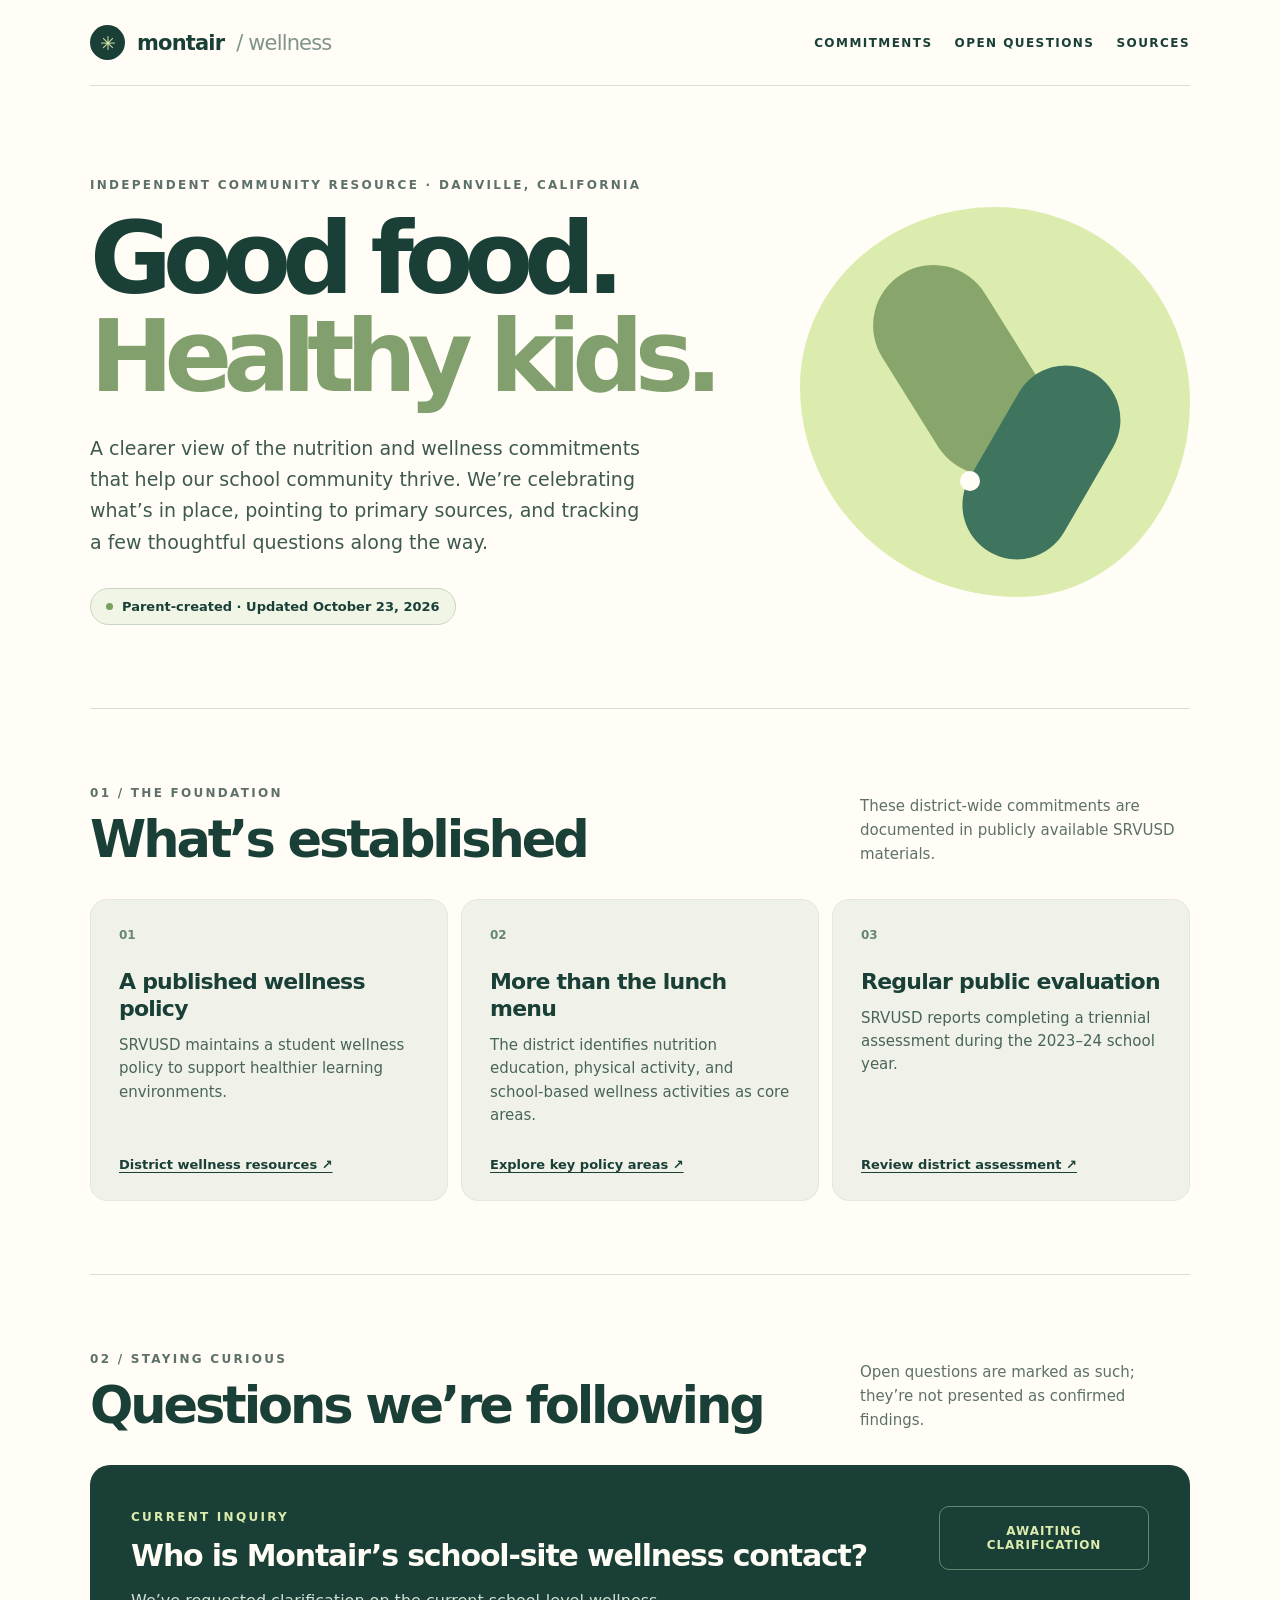
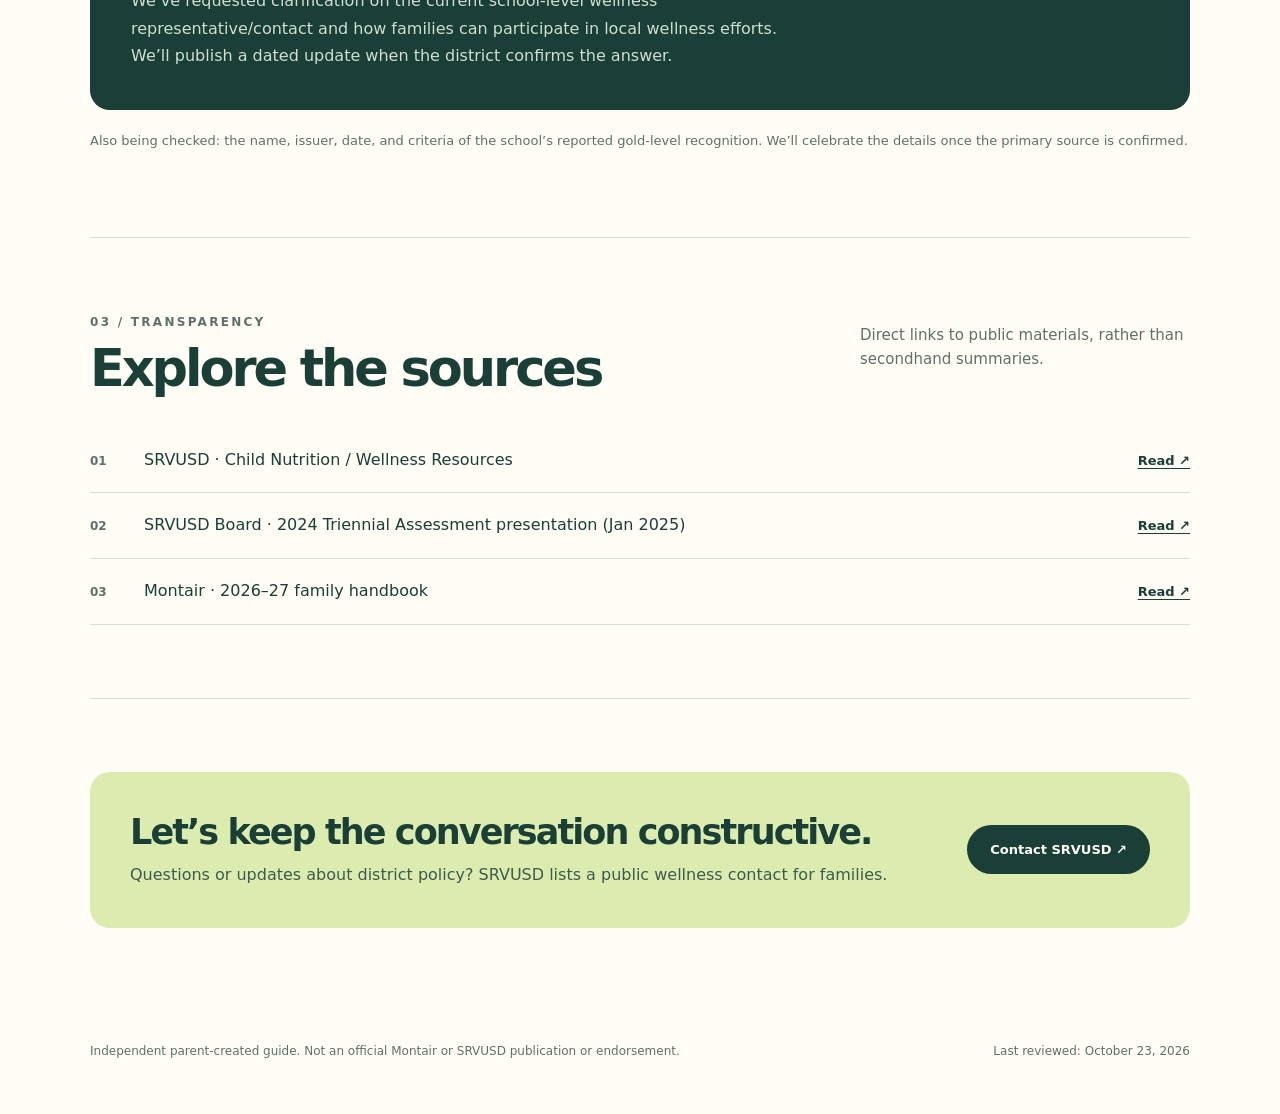
<file: montair/index.html>
<!doctype html>
<html lang="en"><head><meta charset="utf-8"><meta name="viewport" content="width=device-width,initial-scale=1">
<meta name="robots" content="noindex,nofollow"><meta name="theme-color" content="#193f36">
<meta name="description" content="Independent parent-created resource about school nutrition and wellness at Montair.">
<title>Montair Wellness · Good food. Healthy kids.</title>
<style>
:root{--ink:#193f36;--cream:#fffdf6;--light:#f0f2e9;--lime:#dcecaf;--muted:#5d716a;--line:#d8ded3}
*{box-sizing:border-box}html{scroll-behavior:smooth}body{margin:0;background:var(--cream);color:var(--ink);font-family:ui-sans-serif,system-ui,-apple-system,BlinkMacSystemFont,"Segoe UI",sans-serif;-webkit-font-smoothing:antialiased}a{color:inherit;text-underline-offset:3px}a:hover{text-decoration-thickness:2px}
.shell{width:min(1100px,calc(100% - 46px));margin:auto}header{padding:25px 0;display:flex;justify-content:space-between;align-items:center;border-bottom:1px solid var(--line)}.identity{display:flex;gap:12px;align-items:center;text-decoration:none;font-weight:750;letter-spacing:-.04em;font-size:21px}.emblem{width:35px;height:35px;background:var(--ink);color:var(--lime);border-radius:50%;display:grid;place-items:center;font-size:19px}.nav{font-size:12px;letter-spacing:.12em;text-transform:uppercase;font-weight:700;white-space:nowrap}.nav a{text-decoration:none;margin-left:22px}
.hero{padding:92px 0 83px;display:grid;grid-template-columns:1.25fr .75fr;gap:60px;align-items:center}.eyebrow{text-transform:uppercase;font-size:12px;font-weight:800;letter-spacing:.19em;color:var(--muted)}h1{font-size:clamp(58px,7.8vw,109px);font-weight:760;letter-spacing:-.09em;line-height:.98;margin:18px 0 27px}h1 em{font-style:normal;color:#81a06d}.hero p{font-size:19px;line-height:1.65;max-width:565px;color:#3e5a50;margin:0}.pill{margin-top:30px;display:inline-flex;align-items:center;gap:9px;border:1px solid #c9d5c7;background:#f0f5e6;border-radius:40px;padding:10px 15px;font-size:13px;font-weight:650}.pill i{width:7px;height:7px;background:#77a05b;border-radius:50%}.art{aspect-ratio:1;border-radius:50% 50% 44% 56% / 46% 50% 50% 54%;background:var(--lime);position:relative;display:flex;align-items:center;justify-content:center;overflow:hidden}.art:before,.art:after{content:"";position:absolute;background:#88a66c;border-radius:999px;transform:rotate(-32deg)}.art:before{width:31%;height:58%;top:13%;left:26%}.art:after{width:28%;height:53%;top:39%;left:48%;background:#3f745f;transform:rotate(30deg)}.art .seed{position:absolute;width:20px;height:20px;background:var(--cream);border-radius:50%;z-index:2;bottom:27%;left:41%}
.section{padding:73px 0;border-top:1px solid var(--line)}.sectionhead{display:flex;align-items:start;justify-content:space-between;gap:40px;margin-bottom:30px}.sectionhead h2{margin:10px 0 0;font-size:clamp(31px,4vw,51px);font-weight:740;line-height:1.13;letter-spacing:-.06em}.sectionhead p{font-size:15px;line-height:1.6;max-width:330px;color:var(--muted);margin:12px 0 0}.cards{display:grid;grid-template-columns:repeat(3,1fr);gap:13px}.card{padding:28px;background:var(--light);border:1px solid #e3e8dc;border-radius:17px;display:flex;flex-direction:column;min-height:275px}.num{font-weight:730;font-size:12px;color:#668771}.card h3{font-size:22px;line-height:1.24;letter-spacing:-.035em;margin:26px 0 12px}.card p{font-size:15px;color:#49645a;line-height:1.55;margin:0 0 30px}.card a,.source a{font-weight:700;font-size:13px}.card a{margin-top:auto}.panel{background:var(--ink);color:var(--cream);padding:41px;border-radius:20px;display:grid;grid-template-columns:1fr 210px;gap:30px}.panel h3{font-weight:730;font-size:30px;letter-spacing:-.04em;line-height:1.15;margin:14px 0}.panel p{max-width:660px;font-size:16px;line-height:1.7;color:#d0ddd2;margin:0}.status{border:1px solid #668673;color:var(--lime);border-radius:10px;padding:17px;align-self:start;text-align:center;font-size:12px;letter-spacing:.08em;text-transform:uppercase;font-weight:800}.notes{margin-top:21px;color:var(--muted);font-size:13px;line-height:1.55}.source{display:flex;gap:16px;padding:20px 0;border-bottom:1px solid var(--line);align-items:baseline}.source b{width:38px;font-size:12px;color:var(--muted)}.source div{flex:1;font-size:16px;line-height:1.55}.source a{white-space:nowrap}.closing{border-radius:20px;background:var(--lime);padding:40px;display:flex;justify-content:space-between;align-items:center;gap:45px}.closing h2{font-size:35px;letter-spacing:-.055em;margin:0 0 11px}.closing p{margin:0;color:#3e5a50;line-height:1.55}.contact{white-space:nowrap;border-radius:50px;padding:17px 23px;background:var(--ink);color:var(--cream);text-decoration:none;font-size:13px;font-weight:750}footer{padding:40px 0 53px;font-size:12px;color:var(--muted);line-height:1.7;display:flex;justify-content:space-between;gap:25px}
@media(max-width:800px){header{padding:17px 0}.nav a:first-child{display:none}.hero{padding:60px 0 55px;grid-template-columns:1fr}.hero p{font-size:17px}.art{display:none}.section{padding:55px 0}.sectionhead{display:block}.cards{grid-template-columns:1fr}.card{min-height:0}.card h3{margin:17px 0 10px}.card p{margin-bottom:20px}.panel{grid-template-columns:1fr;padding:29px}.status{text-align:left}.closing{display:block;padding:29px}.contact{display:inline-block;margin-top:25px}.source{flex-wrap:wrap}.source a{margin-left:54px}footer{display:block}}
</style></head><body><div class="shell">
<header><a href="#top" class="identity"><span class="emblem">✳</span> montair <span style="font-weight:400;opacity:.55">/ wellness</span></a><nav class="nav"><a href="#commitments">Commitments</a><a href="#questions">Open questions</a><a href="#sources">Sources</a></nav></header>
<main id="top"><section class="hero"><div><div class="eyebrow">Independent community resource · Danville, California</div><h1>Good food.<br><em>Healthy kids.</em></h1><p>A clearer view of the nutrition and wellness commitments that help our school community thrive. We’re celebrating what’s in place, pointing to primary sources, and tracking a few thoughtful questions along the way.</p><span class="pill"><i></i>Parent-created · Updated October 23, 2026</span></div><div class="art" aria-hidden="true"><span class="seed"></span></div></section>
<section class="section" id="commitments"><div class="sectionhead"><div><span class="eyebrow">01 / The foundation</span><h2>What’s established</h2></div><p>These district-wide commitments are documented in publicly available SRVUSD materials.</p></div><div class="cards">
<article class="card"><span class="num">01</span><h3>A published wellness policy</h3><p>SRVUSD maintains a student wellness policy to support healthier learning environments.</p><a href="https://www.srvusd.net/Departments/Business-Services/Child-Nutrition/Wellness-Resources/index.html" target="_blank" rel="noopener">District wellness resources ↗</a></article>
<article class="card"><span class="num">02</span><h3>More than the lunch menu</h3><p>The district identifies nutrition education, physical activity, and school-based wellness activities as core areas.</p><a href="https://www.srvusd.net/Departments/Business-Services/Child-Nutrition/Wellness-Resources/index.html" target="_blank" rel="noopener">Explore key policy areas ↗</a></article>
<article class="card"><span class="num">03</span><h3>Regular public evaluation</h3><p>SRVUSD reports completing a triennial assessment during the 2023–24 school year.</p><a href="https://www.srvusd.net/Departments/Business-Services/Child-Nutrition/Wellness-Resources/index.html" target="_blank" rel="noopener">Review district assessment ↗</a></article></div></section>
<section class="section" id="questions"><div class="sectionhead"><div><span class="eyebrow">02 / Staying curious</span><h2>Questions we’re following</h2></div><p>Open questions are marked as such; they’re not presented as confirmed findings.</p></div><div class="panel"><div><span class="eyebrow" style="color:var(--lime)">Current inquiry</span><h3>Who is Montair’s school-site wellness contact?</h3><p>We’ve requested clarification on the current school-level wellness representative/contact and how families can participate in local wellness efforts. We’ll publish a dated update when the district confirms the answer.</p></div><div class="status">Awaiting clarification</div></div><p class="notes">Also being checked: the name, issuer, date, and criteria of the school’s reported gold-level recognition. We’ll celebrate the details once the primary source is confirmed.</p></section>
<section class="section" id="sources"><div class="sectionhead"><div><span class="eyebrow">03 / Transparency</span><h2>Explore the sources</h2></div><p>Direct links to public materials, rather than secondhand summaries.</p></div>
<div class="source"><b>01</b><div>SRVUSD · Child Nutrition / Wellness Resources</div><a href="https://www.srvusd.net/Departments/Business-Services/Child-Nutrition/Wellness-Resources/index.html" target="_blank" rel="noopener">Read ↗</a></div>
<div class="source"><b>02</b><div>SRVUSD Board · 2024 Triennial Assessment presentation (Jan 2025)</div><a href="https://srvusd.community.diligentoneplatform.com/document/b06ac4bd-0374-4ac0-91d7-b69a347f6000/" target="_blank" rel="noopener">Read ↗</a></div>
<div class="source"><b>03</b><div>Montair · 2026–27 family handbook</div><a href="https://mtes.srvusd.net/School-Info/School-Resources/School-Policies-and-Procedures/Montair-Handbook-2026-27/" target="_blank" rel="noopener">Read ↗</a></div></section>
<section class="section"><div class="closing"><div><h2>Let’s keep the conversation constructive.</h2><p>Questions or updates about district policy? SRVUSD lists a public wellness contact for families.</p></div><a class="contact" href="mailto:SRVUSDEats@srvusd.net?subject=School%20wellness%20question">Contact SRVUSD ↗</a></div></section></main>
<footer><div>Independent parent-created guide. Not an official Montair or SRVUSD publication or endorsement.</div><div>Last reviewed: October 23, 2026</div></footer></div></body></html>
</file>
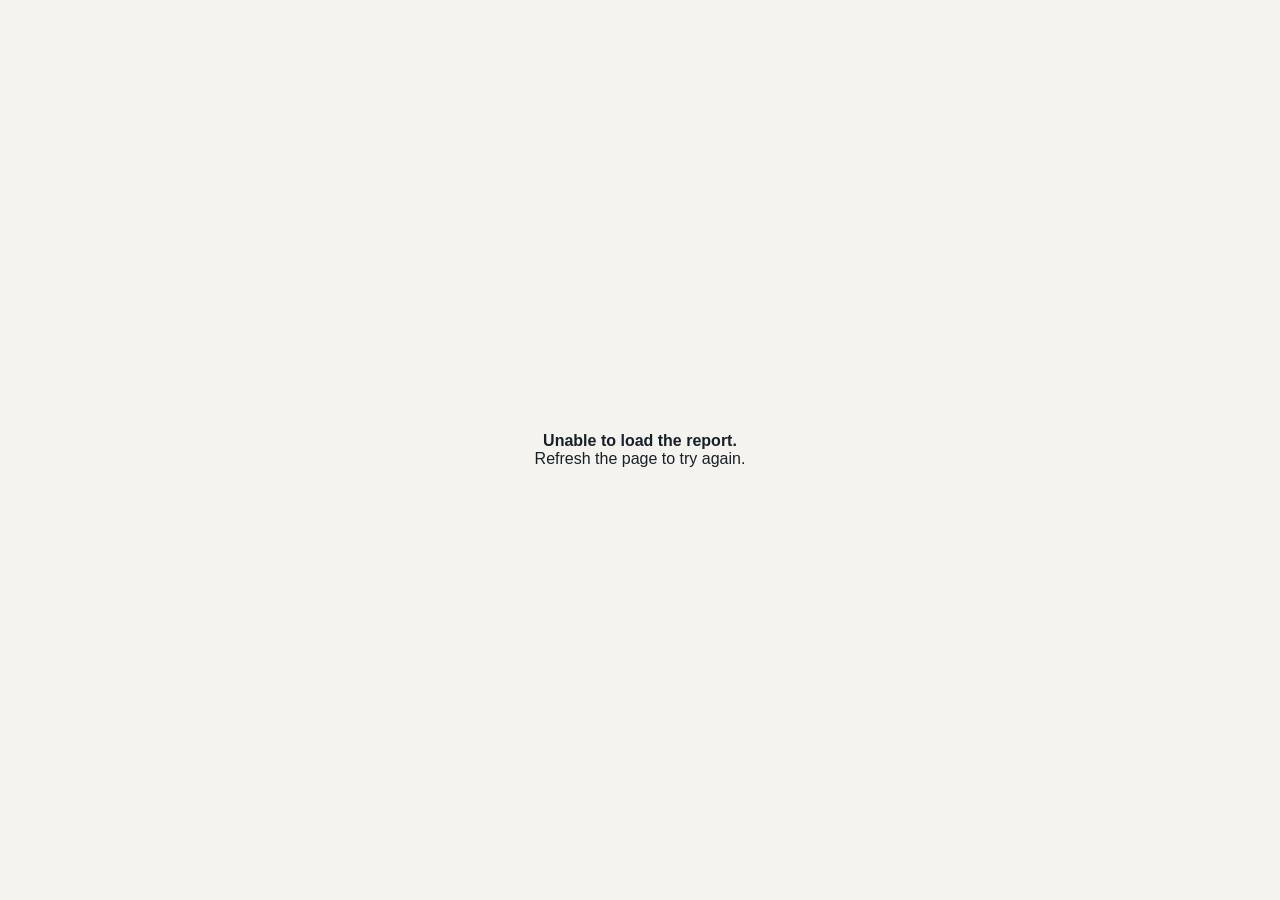
<file: cars/dad/index.html>
<!doctype html><html lang="en"><head><meta charset="utf-8"><meta name="viewport" content="width=device-width,initial-scale=1"><title>Small Crossover SUV Shortlist for Walla Walla</title><meta name="description" content="A concise comparison of the Mazda CX-30, Toyota Corolla Cross Hybrid, and Buick Encore GX for easy, premium-feeling in-town use."><link rel="canonical" href="https://siegs.github.io/cars/dad/"><link rel="icon" href="https://siegs.github.io/cars/dad/assets/favicon.svg" type="image/svg+xml"><meta property="og:type" content="website"><meta property="og:title" content="Small crossover SUVs for an easy, premium-feeling in-town car"><meta property="og:description" content="A concise comparison of the Mazda CX-30, Toyota Corolla Cross Hybrid, and Buick Encore GX."><meta property="og:url" content="https://siegs.github.io/cars/dad/"><meta property="og:image" content="https://image.thum.io/get/width/1200/crop/630/noanimate/https://siegs.github.io/cars/dad/assets/share-preview.svg"><meta property="og:image:secure_url" content="https://image.thum.io/get/width/1200/crop/630/noanimate/https://siegs.github.io/cars/dad/assets/share-preview.svg"><meta property="og:image:type" content="image/png"><meta property="og:image:width" content="1200"><meta property="og:image:height" content="630"><meta property="og:image:alt" content="Small crossover SUV report preview"><meta name="twitter:card" content="summary_large_image"><meta name="twitter:title" content="Small crossover SUVs for an easy, premium-feeling in-town car"><meta name="twitter:description" content="A concise comparison of the Mazda CX-30, Toyota Corolla Cross Hybrid, and Buick Encore GX."><meta name="twitter:image" content="https://image.thum.io/get/width/1200/crop/630/noanimate/https://siegs.github.io/cars/dad/assets/share-preview.svg"><style>body{margin:0;background:#f5f3ee;color:#17202a;font:16px -apple-system,BlinkMacSystemFont,"Segoe UI",sans-serif;display:grid;place-items:center;min-height:100vh}.loading{padding:24px;text-align:center}</style></head><body><div class="loading">Loading vehicle report…</div><script>
const source='https://raw.githubusercontent.com/siegs/siegs.github.io/4eace6b25a6cc3a6aaaa325b0408a89b630685be/cars/dad/index.html';
const order=['Mazda CX-30','Toyota Corolla Cross','Buick Encore GX'];
const metadata='<link rel="canonical" href="https://siegs.github.io/cars/dad/"><link rel="icon" href="https://siegs.github.io/cars/dad/assets/favicon.svg" type="image/svg+xml"><meta name="description" content="A concise comparison of the Mazda CX-30, Toyota Corolla Cross Hybrid, and Buick Encore GX for easy, premium-feeling in-town use."><meta property="og:type" content="website"><meta property="og:title" content="Small crossover SUVs for an easy, premium-feeling in-town car"><meta property="og:description" content="A concise comparison of the Mazda CX-30, Toyota Corolla Cross Hybrid, and Buick Encore GX."><meta property="og:url" content="https://siegs.github.io/cars/dad/"><meta property="og:image" content="https://image.thum.io/get/width/1200/crop/630/noanimate/https://siegs.github.io/cars/dad/assets/share-preview.svg"><meta property="og:image:width" content="1200"><meta property="og:image:height" content="630"><meta name="twitter:card" content="summary_large_image"><meta name="twitter:image" content="https://image.thum.io/get/width/1200/crop/630/noanimate/https://siegs.github.io/cars/dad/assets/share-preview.svg">';
function reorder(parent,selector){if(!parent)return;const items=[...parent.querySelectorAll(':scope > '+selector)];for(const name of order){const item=items.find(el=>el.textContent.includes(name));if(item)parent.appendChild(item)}}
fetch(source).then(r=>{if(!r.ok)throw new Error('Source failed');return r.text()}).then(html=>{
 const doc=new DOMParser().parseFromString(html,'text/html');
 doc.head.insertAdjacentHTML('afterbegin',metadata);
 const toyota=doc.querySelector('img[alt="Toyota logo"]');if(toyota)toyota.setAttribute('src','./assets/toyota.svg');
 const buick=doc.querySelector('img[alt="Buick logo"]');if(buick)buick.setAttribute('src','./assets/buick.svg');
 reorder(doc.querySelector('.summary'),'.summary-card');
 reorder(doc.querySelector('.vehicle-list'),'article.vehicle');
 reorder(doc.querySelector('.steps'),'.step');
 const table=doc.querySelector('.comparison table');
 if(table){
  const heads=[...table.querySelectorAll('thead th')];
  const widthHead=heads.find(th=>th.textContent.trim().startsWith('Width'));if(widthHead)widthHead.textContent='Width';
  const compareHead=heads.find(th=>th.textContent.trim().startsWith('Compared'));if(compareHead)compareHead.textContent='Compared';
  reorder(table.querySelector('tbody'),'tr');
  const comparisons={
   'Mazda CX-30':'3.1 in shorter, 1.2 in narrower, 3.5 in lower',
   'Toyota Corolla Cross':'Baseline',
   'Buick Encore GX':'4.9 in shorter, 0.5 in narrower, same height'
  };
  table.querySelectorAll('tbody tr').forEach(row=>{const match=Object.keys(comparisons).find(name=>row.textContent.includes(name));if(match){const cell=row.lastElementChild;cell.className='comparison-detail';cell.textContent=comparisons[match];}});
  const labels=[...table.querySelectorAll('thead th')].map(th=>th.textContent.trim());table.querySelectorAll('tbody tr').forEach(row=>[...row.children].forEach((cell,i)=>cell.dataset.label=labels[i]||''));
  const note=table.closest('section')?.querySelector('.fine');if(note)note.innerHTML='All measurements are length × body width without mirrors × height. The Toyota Corolla Cross Hybrid XSE is the baseline for the table above. <strong>Toyota Corolla Cross Hybrid XSE compared with Jeep Grand Cherokee Limited:</strong> 17.4 inches shorter, 5.6 inches narrower, and 5.9 inches lower.';
 }
 const style=doc.createElement('style');style.textContent='.official-link{margin-top:18px!important;padding-top:15px!important}.official-link a{display:inline-flex!important;align-items:center!important;justify-content:flex-start!important;gap:6px!important;width:auto!important;min-height:44px!important;padding:7px 0!important;border-radius:0!important;background:none!important;color:var(--accent)!important;font-size:14px!important;font-weight:750!important;line-height:1.3!important;text-decoration:underline!important;text-decoration-thickness:1.5px!important;text-underline-offset:4px!important;filter:none!important}.official-link a:hover{text-decoration-thickness:2px!important;filter:none!important}.comparison-detail{font-size:11px!important;line-height:1.35!important;color:var(--muted)!important}@media(max-width:620px){.official-link a{width:auto!important;min-height:46px!important;font-size:15px!important}}';doc.head.appendChild(style);
 document.open();document.write('<!doctype html>'+doc.documentElement.outerHTML);document.close();
}).catch(()=>{document.body.innerHTML='<div class="loading"><b>Unable to load the report.</b><br>Refresh the page to try again.</div>'});
</script></body></html>
</file>
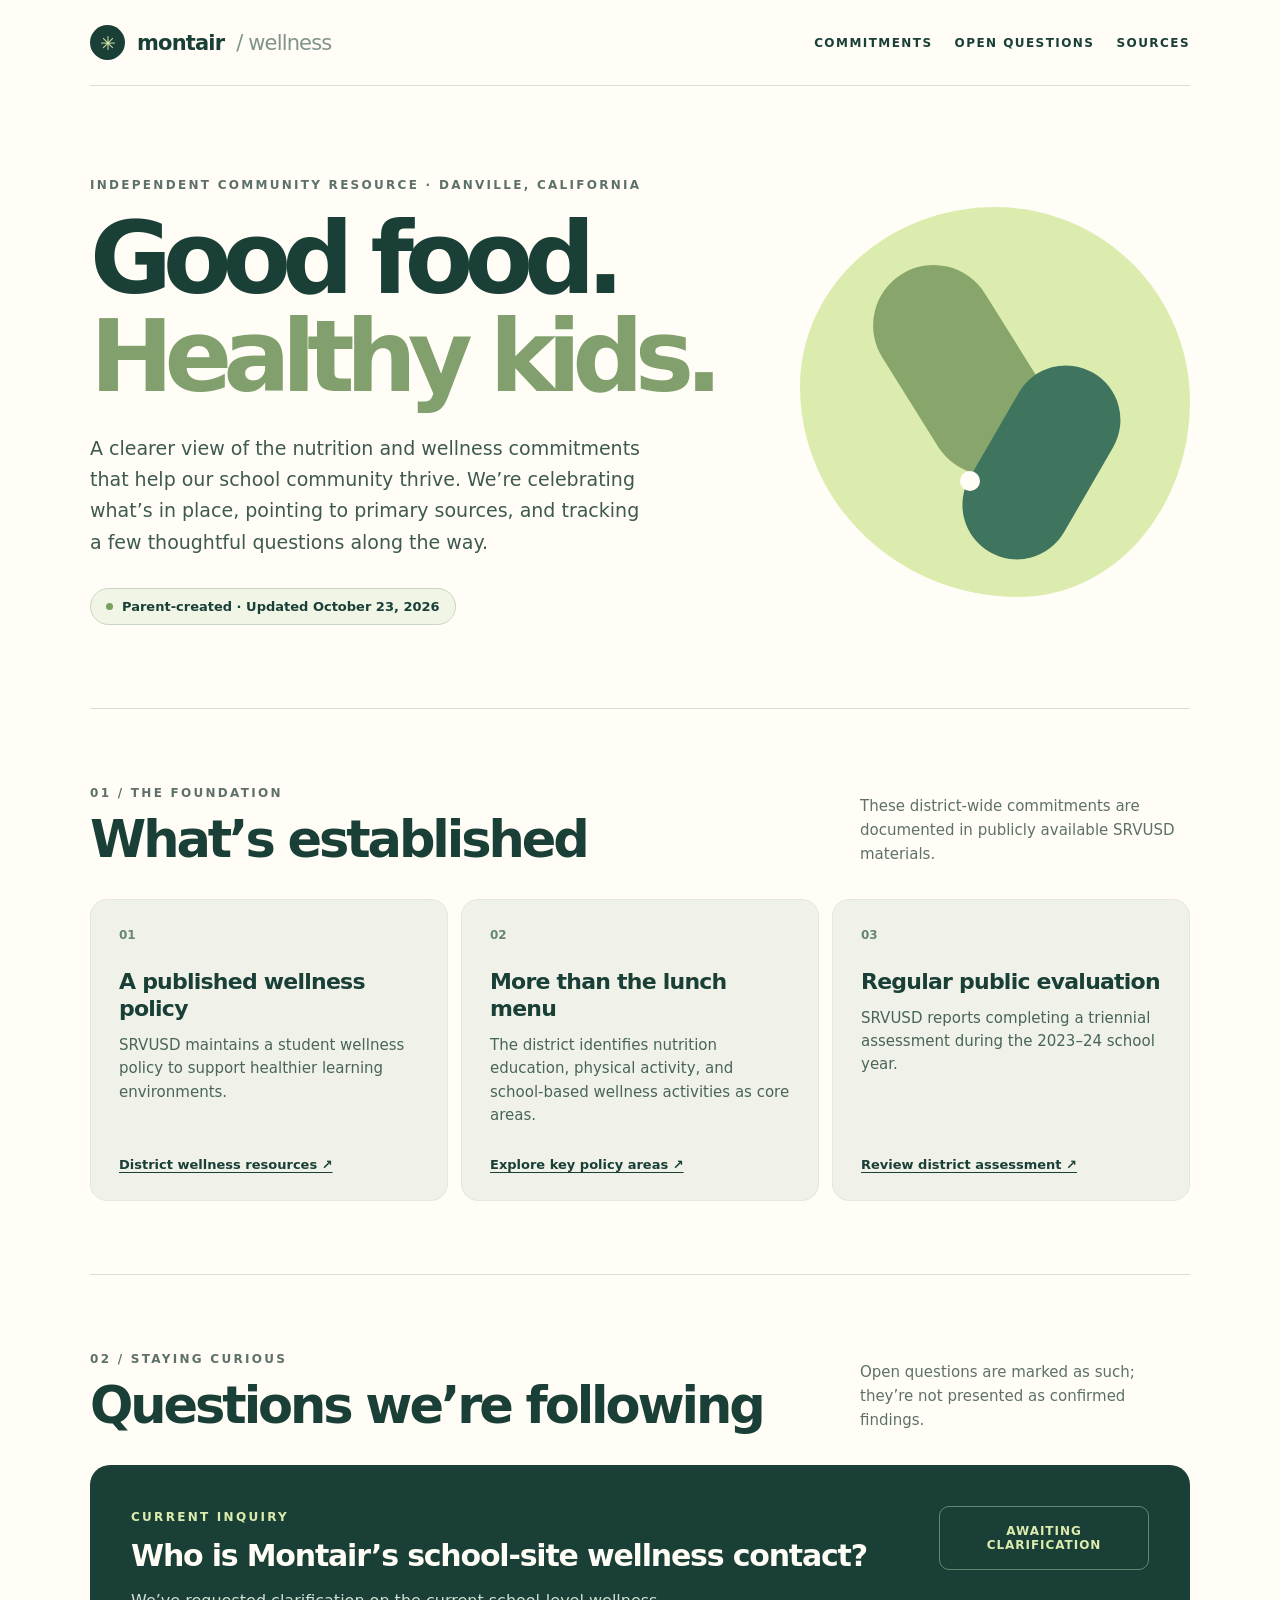
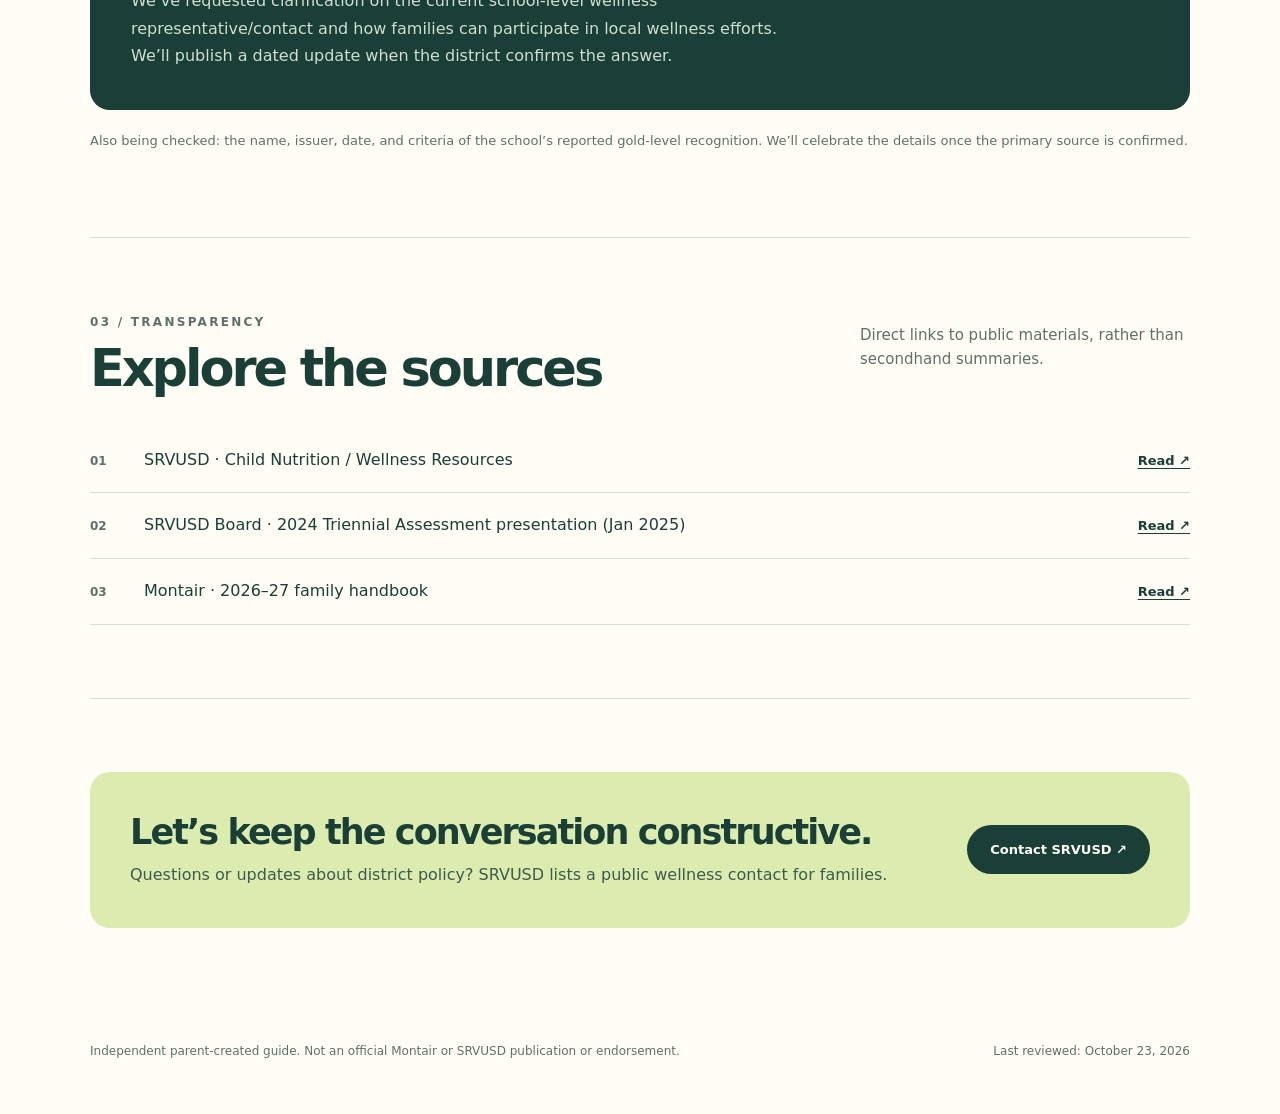
<file: q/montair/index.html>
<!doctype html><html lang="en"><head><meta charset="utf-8"><meta name="viewport" content="width=device-width,initial-scale=1"><meta name="robots" content="noindex,nofollow"><meta http-equiv="refresh" content="0;url=../../montair/"><title>Opening Montair Wellness…</title><script>location.replace('../../montair/');</script></head><body><p>Opening the <a href="../../montair/">Montair wellness resource</a>…</p></body></html>
</file>
